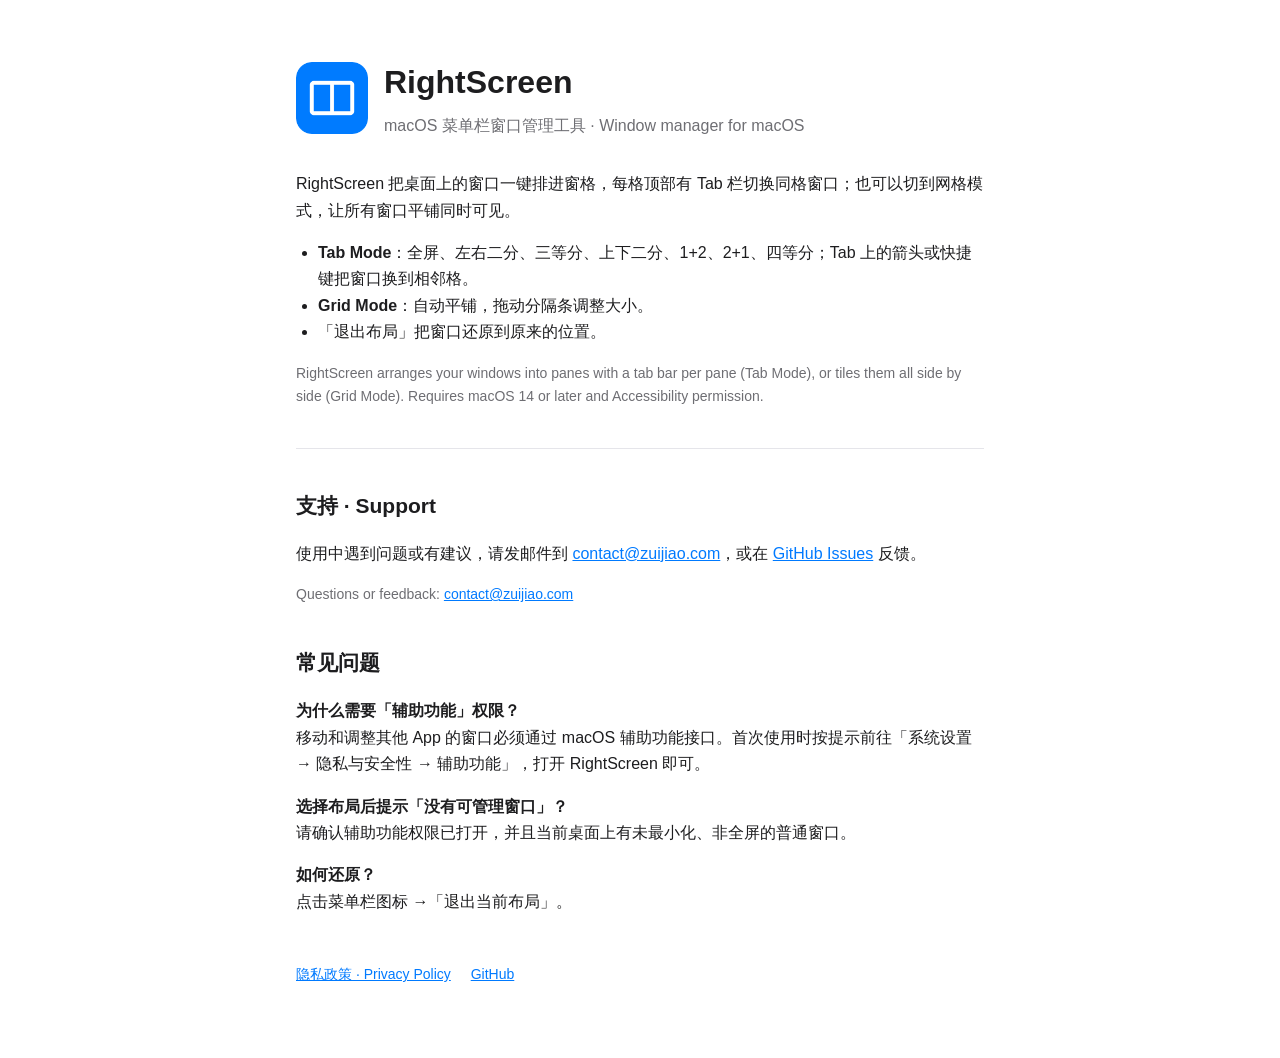
<file: site/index.html>
<!doctype html>
<html lang="zh-CN">
<head>
    <meta charset="utf-8">
    <meta name="viewport" content="width=device-width, initial-scale=1">
    <title>RightScreen</title>
    <meta name="description" content="RightScreen：macOS 菜单栏窗口管理工具，Tab 窗格与网格平铺。">
    <link rel="icon" href="icon.png">
    <link rel="stylesheet" href="style.css">
</head>
<body>
<main>
    <header>
        <img src="icon.png" alt="RightScreen 图标">
        <div>
            <h1>RightScreen</h1>
            <p>macOS 菜单栏窗口管理工具 · Window manager for macOS</p>
        </div>
    </header>

    <section>
        <p>RightScreen 把桌面上的窗口一键排进窗格，每格顶部有 Tab 栏切换同格窗口；也可以切到网格模式，让所有窗口平铺同时可见。</p>
        <ul>
            <li><strong>Tab Mode</strong>：全屏、左右二分、三等分、上下二分、1+2、2+1、四等分；Tab 上的箭头或快捷键把窗口换到相邻格。</li>
            <li><strong>Grid Mode</strong>：自动平铺，拖动分隔条调整大小。</li>
            <li>「退出布局」把窗口还原到原来的位置。</li>
        </ul>
        <p class="muted">RightScreen arranges your windows into panes with a tab bar per pane (Tab Mode), or tiles them all side by side (Grid Mode). Requires macOS 14 or later and Accessibility permission.</p>
    </section>

    <section id="support">
        <h2>支持 · Support</h2>
        <p>使用中遇到问题或有建议，请发邮件到 <a href="mailto:contact@zuijiao.com">contact@zuijiao.com</a>，或在 <a href="https://github.com/oktiger/RightScreen/issues">GitHub Issues</a> 反馈。</p>
        <p class="muted">Questions or feedback: <a href="mailto:contact@zuijiao.com">contact@zuijiao.com</a></p>

        <h2>常见问题</h2>
        <p><strong>为什么需要「辅助功能」权限？</strong><br>
        移动和调整其他 App 的窗口必须通过 macOS 辅助功能接口。首次使用时按提示前往「系统设置 → 隐私与安全性 → 辅助功能」，打开 RightScreen 即可。</p>
        <p><strong>选择布局后提示「没有可管理窗口」？</strong><br>
        请确认辅助功能权限已打开，并且当前桌面上有未最小化、非全屏的普通窗口。</p>
        <p><strong>如何还原？</strong><br>
        点击菜单栏图标 →「退出当前布局」。</p>
    </section>

    <nav>
        <a href="privacy.html">隐私政策 · Privacy Policy</a>
        <a href="https://github.com/oktiger/RightScreen">GitHub</a>
    </nav>
</main>
</body>
</html>
</file>
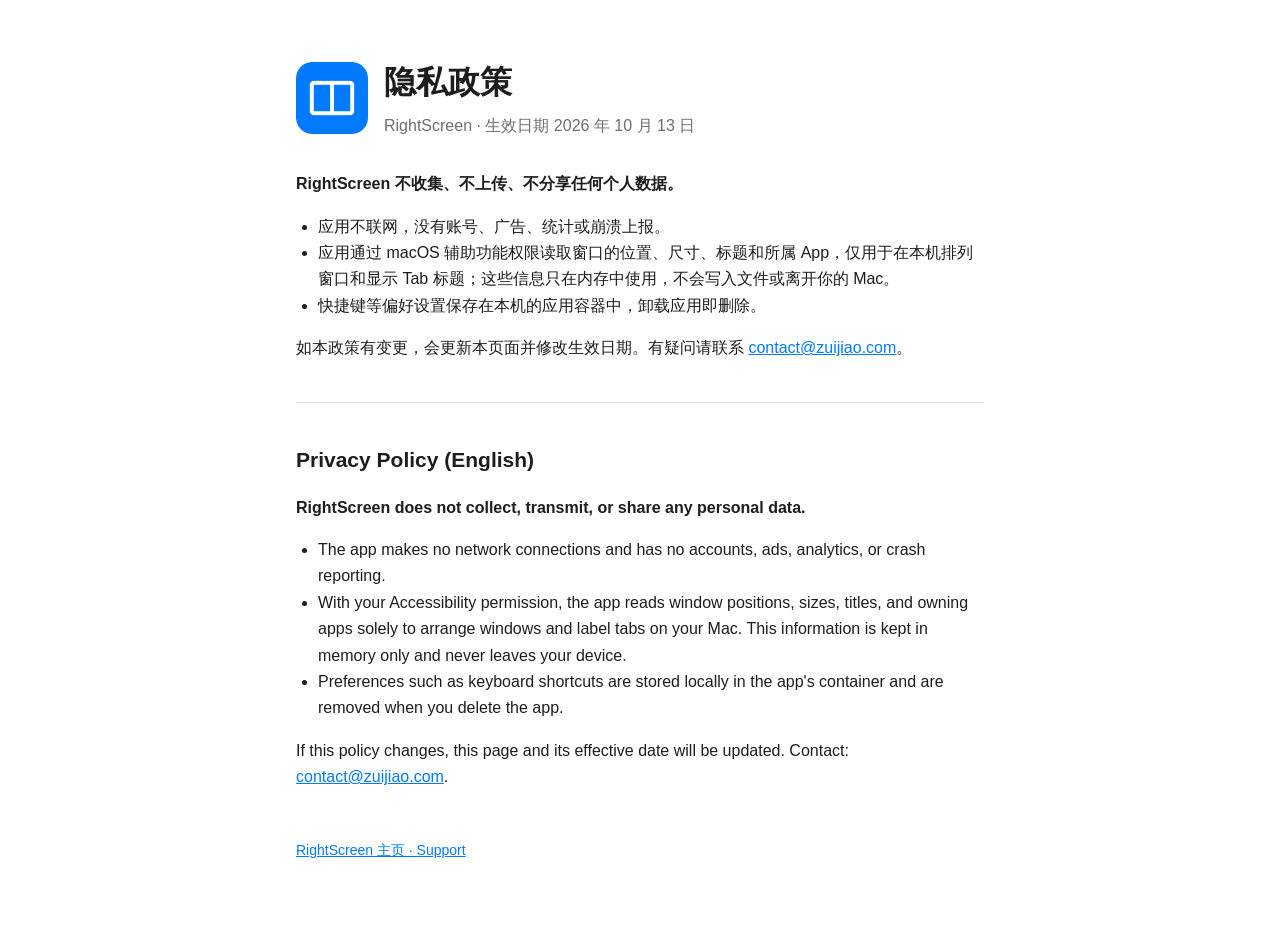
<file: site/privacy.html>
<!doctype html>
<html lang="zh-CN">
<head>
    <meta charset="utf-8">
    <meta name="viewport" content="width=device-width, initial-scale=1">
    <title>RightScreen 隐私政策</title>
    <link rel="icon" href="icon.png">
    <link rel="stylesheet" href="style.css">
</head>
<body>
<main>
    <header>
        <img src="icon.png" alt="RightScreen 图标">
        <div>
            <h1>隐私政策</h1>
            <p>RightScreen · 生效日期 2026 年 10 月 13 日</p>
        </div>
    </header>

    <section>
        <p><strong>RightScreen 不收集、不上传、不分享任何个人数据。</strong></p>
        <ul>
            <li>应用不联网，没有账号、广告、统计或崩溃上报。</li>
            <li>应用通过 macOS 辅助功能权限读取窗口的位置、尺寸、标题和所属 App，仅用于在本机排列窗口和显示 Tab 标题；这些信息只在内存中使用，不会写入文件或离开你的 Mac。</li>
            <li>快捷键等偏好设置保存在本机的应用容器中，卸载应用即删除。</li>
        </ul>
        <p>如本政策有变更，会更新本页面并修改生效日期。有疑问请联系 <a href="mailto:contact@zuijiao.com">contact@zuijiao.com</a>。</p>
    </section>

    <section>
        <h2>Privacy Policy (English)</h2>
        <p><strong>RightScreen does not collect, transmit, or share any personal data.</strong></p>
        <ul>
            <li>The app makes no network connections and has no accounts, ads, analytics, or crash reporting.</li>
            <li>With your Accessibility permission, the app reads window positions, sizes, titles, and owning apps solely to arrange windows and label tabs on your Mac. This information is kept in memory only and never leaves your device.</li>
            <li>Preferences such as keyboard shortcuts are stored locally in the app's container and are removed when you delete the app.</li>
        </ul>
        <p>If this policy changes, this page and its effective date will be updated. Contact: <a href="mailto:contact@zuijiao.com">contact@zuijiao.com</a>.</p>
    </section>

    <nav>
        <a href="./">RightScreen 主页 · Support</a>
    </nav>
</main>
</body>
</html>
</file>
<file: site/style.css>
:root {
    color-scheme: light dark;
    --bg: #ffffff;
    --fg: #1d1d1f;
    --muted: #6e6e73;
    --line: #e5e5ea;
    --accent: #007aff;
}

@media (prefers-color-scheme: dark) {
    :root {
        --bg: #161618;
        --fg: #f5f5f7;
        --muted: #a1a1a6;
        --line: #2c2c2e;
        --accent: #0a84ff;
    }
}

* { box-sizing: border-box; }

body {
    margin: 0;
    background: var(--bg);
    color: var(--fg);
    font: 16px/1.65 -apple-system, BlinkMacSystemFont, "PingFang SC", "Helvetica Neue", sans-serif;
}

main {
    max-width: 720px;
    margin: 0 auto;
    padding: 56px 16px 72px;
}

header { display: flex; align-items: center; gap: 16px; margin-bottom: 32px; }
header img { width: 72px; height: 72px; }
header h1 { margin: 0; font-size: 32px; }
header p { margin: 4px 0 0; color: var(--muted); }

h2 { margin-top: 40px; font-size: 21px; }
section + section { border-top: 1px solid var(--line); margin-top: 40px; }
a { color: var(--accent); }
ul { padding-left: 22px; }
.muted { color: var(--muted); font-size: 14px; }
nav { margin-top: 48px; font-size: 14px; color: var(--muted); }
nav a { margin-right: 16px; }
</file>
